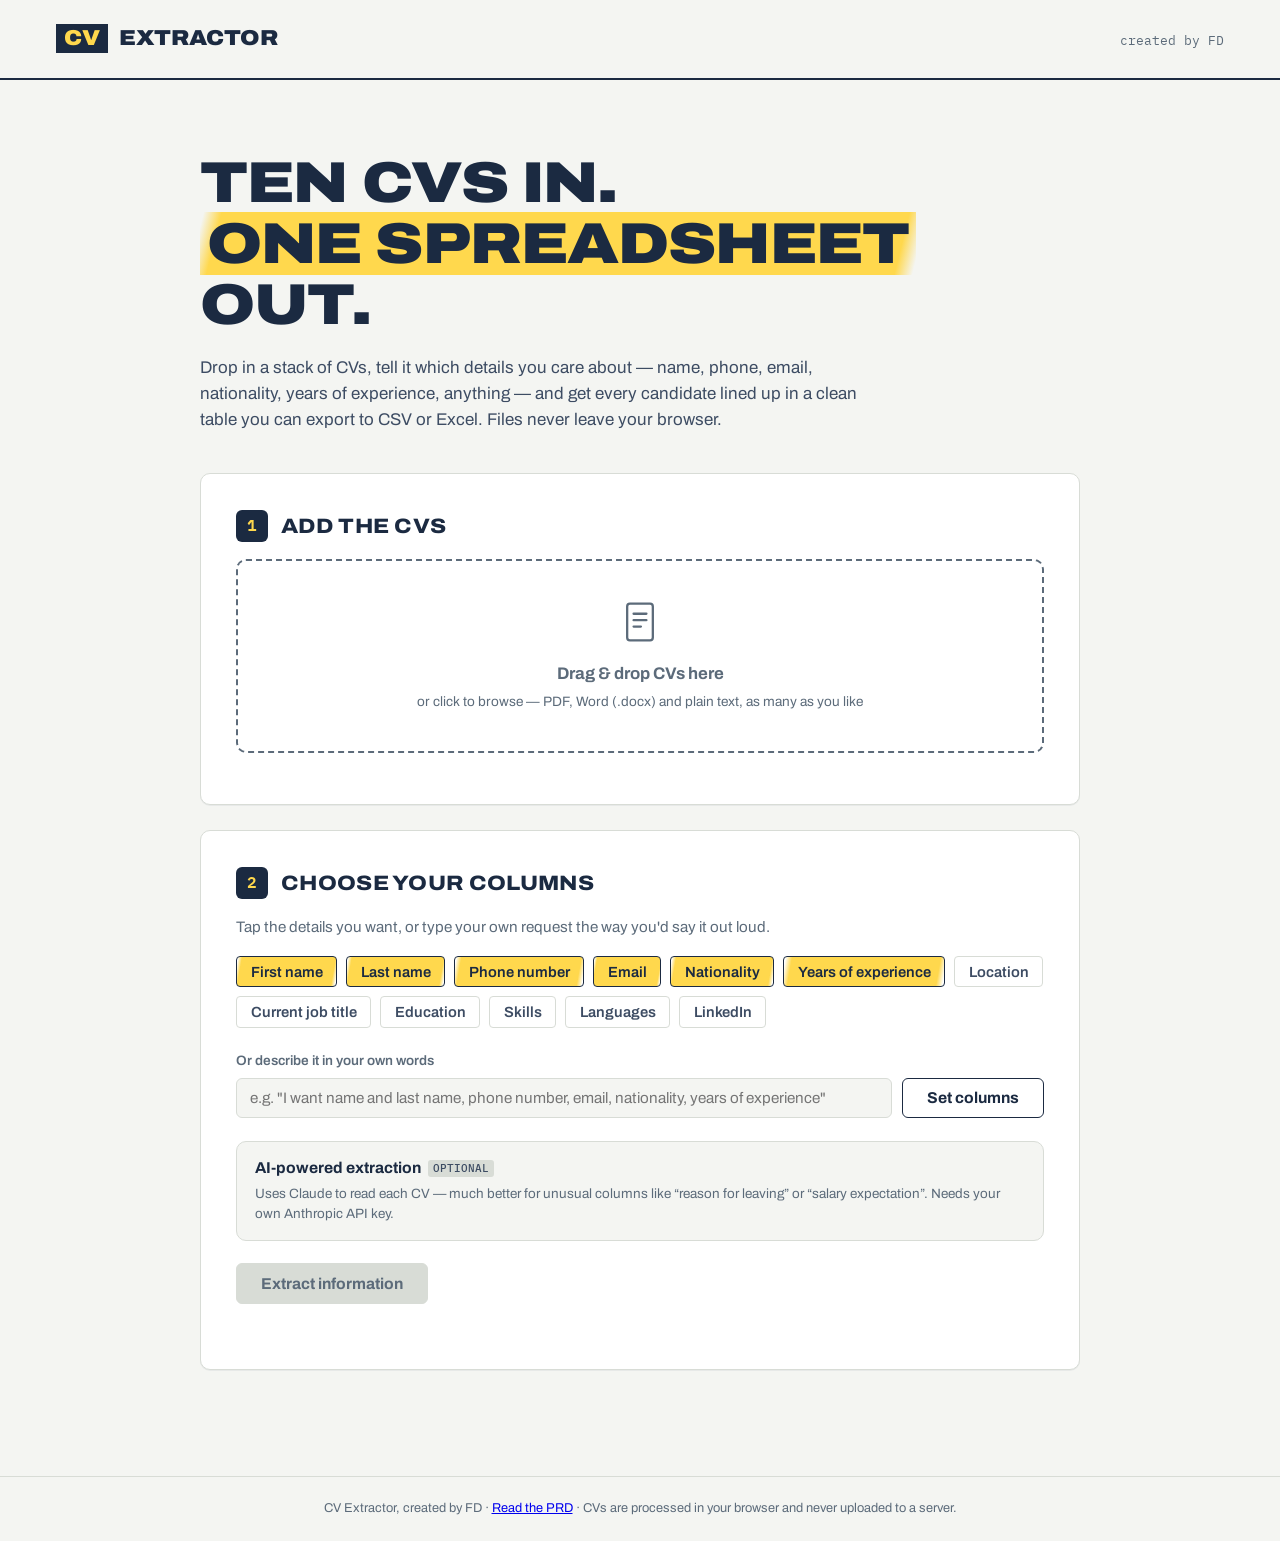
<file: index.html>
<!DOCTYPE html>
<html lang="en">
<head>
  <meta charset="UTF-8" />
  <meta name="viewport" content="width=device-width, initial-scale=1.0" />
  <title>CV Extractor — created by FD</title>
  <meta name="description" content="Drop in multiple CVs, choose the fields you need, and export a clean spreadsheet of every candidate." />
  <link rel="icon" href="data:image/svg+xml,<svg xmlns='http://www.w3.org/2000/svg' viewBox='0 0 100 100'><rect width='100' height='100' rx='18' fill='%231B2A41'/><rect x='18' y='40' width='64' height='22' fill='%23FFD84D'/><text x='50' y='58' font-size='20' font-family='monospace' font-weight='bold' text-anchor='middle' fill='%231B2A41'>CV</text></svg>" />
  <link rel="preconnect" href="https://fonts.googleapis.com" />
  <link rel="preconnect" href="https://fonts.gstatic.com" crossorigin />
  <link href="https://fonts.googleapis.com/css2?family=Archivo:wdth,wght@62..125,400..900&family=IBM+Plex+Mono:wght@400;500;600&display=swap" rel="stylesheet" />
  <link rel="stylesheet" href="style.css" />
</head>
<body>

  <header class="masthead">
    <div class="wordmark">
      <span class="wordmark-cv">CV</span>
      <span class="wordmark-rest">Extractor</span>
    </div>
    <p class="byline">created by FD</p>
  </header>

  <main>

    <!-- Intro -->
    <section class="intro">
      <h1>Ten CVs in.<br /><mark>One spreadsheet</mark> out.</h1>
      <p class="intro-sub">
        Drop in a stack of CVs, tell it which details you care about — name, phone, email,
        nationality, years of experience, anything — and get every candidate lined up in a
        clean table you can export to CSV or Excel. Files never leave your browser.
      </p>
    </section>

    <!-- Station 1: Upload -->
    <section class="station" id="station-upload">
      <div class="station-head">
        <span class="station-num">1</span>
        <h2>Add the CVs</h2>
      </div>
      <div class="dropzone" id="dropzone" tabindex="0" role="button" aria-label="Drop CV files here or click to browse">
        <svg class="dropzone-icon" viewBox="0 0 48 48" fill="none" aria-hidden="true">
          <rect x="10" y="4" width="28" height="40" rx="3" stroke="currentColor" stroke-width="2.5"/>
          <line x1="17" y1="15" x2="31" y2="15" stroke="currentColor" stroke-width="2.5" stroke-linecap="round"/>
          <line x1="17" y1="22" x2="31" y2="22" stroke="currentColor" stroke-width="2.5" stroke-linecap="round"/>
          <line x1="17" y1="29" x2="25" y2="29" stroke="currentColor" stroke-width="2.5" stroke-linecap="round"/>
        </svg>
        <p class="dropzone-title">Drag &amp; drop CVs here</p>
        <p class="dropzone-hint">or click to browse — PDF, Word (.docx) and plain text, as many as you like</p>
        <input type="file" id="file-input" multiple accept=".pdf,.docx,.doc,.txt,.rtf,.md" hidden />
      </div>
      <ul class="file-list" id="file-list" aria-live="polite"></ul>
    </section>

    <!-- Station 2: Fields -->
    <section class="station" id="station-fields">
      <div class="station-head">
        <span class="station-num">2</span>
        <h2>Choose your columns</h2>
      </div>
      <p class="station-note">Tap the details you want, or type your own request the way you'd say it out loud.</p>

      <div class="chip-row" id="chip-row">
        <button class="chip selected" data-field="First name">First name</button>
        <button class="chip selected" data-field="Last name">Last name</button>
        <button class="chip selected" data-field="Phone number">Phone number</button>
        <button class="chip selected" data-field="Email">Email</button>
        <button class="chip selected" data-field="Nationality">Nationality</button>
        <button class="chip selected" data-field="Years of experience">Years of experience</button>
        <button class="chip" data-field="Location">Location</button>
        <button class="chip" data-field="Current job title">Current job title</button>
        <button class="chip" data-field="Education">Education</button>
        <button class="chip" data-field="Skills">Skills</button>
        <button class="chip" data-field="Languages">Languages</button>
        <button class="chip" data-field="LinkedIn">LinkedIn</button>
      </div>

      <div class="freeform">
        <label for="freeform-input">Or describe it in your own words</label>
        <div class="freeform-row">
          <input type="text" id="freeform-input"
                 placeholder='e.g. "I want name and last name, phone number, email, nationality, years of experience"' />
          <button class="btn-secondary" id="freeform-apply">Set columns</button>
        </div>
      </div>

      <details class="ai-panel" id="ai-panel">
        <summary>
          <span class="ai-panel-title">AI-powered extraction <span class="tag">optional</span></span>
          <span class="ai-panel-sub">Uses Claude to read each CV — much better for unusual columns like “reason for leaving” or “salary expectation”. Needs your own Anthropic API key.</span>
        </summary>
        <div class="ai-panel-body">
          <label class="switch-row">
            <input type="checkbox" id="ai-toggle" />
            <span>Use AI extraction (Claude)</span>
          </label>
          <div class="key-row" id="key-row" hidden>
            <input type="password" id="api-key-input" placeholder="Paste your Anthropic API key (sk-ant-…)" autocomplete="off" />
            <p class="key-hint">Stored only in this browser (localStorage). Get a key at <a href="https://platform.claude.com" target="_blank" rel="noopener">platform.claude.com</a>. Without AI mode, the built-in parser handles the standard fields above.</p>
          </div>
        </div>
      </details>

      <button class="btn-primary" id="extract-btn" disabled>
        Extract information
      </button>
      <p class="status-line" id="status-line" aria-live="polite"></p>
    </section>

    <!-- Station 3: Results -->
    <section class="station" id="station-results" hidden>
      <div class="station-head">
        <span class="station-num">3</span>
        <h2>Your candidates</h2>
      </div>
      <div class="results-toolbar">
        <p class="results-count" id="results-count"></p>
        <div class="export-buttons">
          <button class="btn-secondary" id="export-csv">Export .csv</button>
          <button class="btn-primary" id="export-xlsx">Export .xlsx</button>
        </div>
      </div>
      <div class="table-scroll">
        <table id="results-table">
          <thead></thead>
          <tbody></tbody>
        </table>
      </div>
      <p class="table-hint">Click any cell to edit it before exporting. Empty cells mean the detail wasn’t found — the AI mode is usually better at tricky ones.</p>
    </section>

  </main>

  <footer class="site-footer">
    <p>CV Extractor, created by FD · <a href="prd.html">Read the PRD</a> · CVs are processed in your browser and never uploaded to a server<span id="ai-footnote" hidden> (except when AI mode sends text to the Claude API)</span>.</p>
  </footer>

  <script src="lib/pdf.min.js"></script>
  <script src="lib/mammoth.browser.min.js"></script>
  <script src="lib/xlsx.full.min.js"></script>
  <script src="app.js"></script>
</body>
</html>
</file>
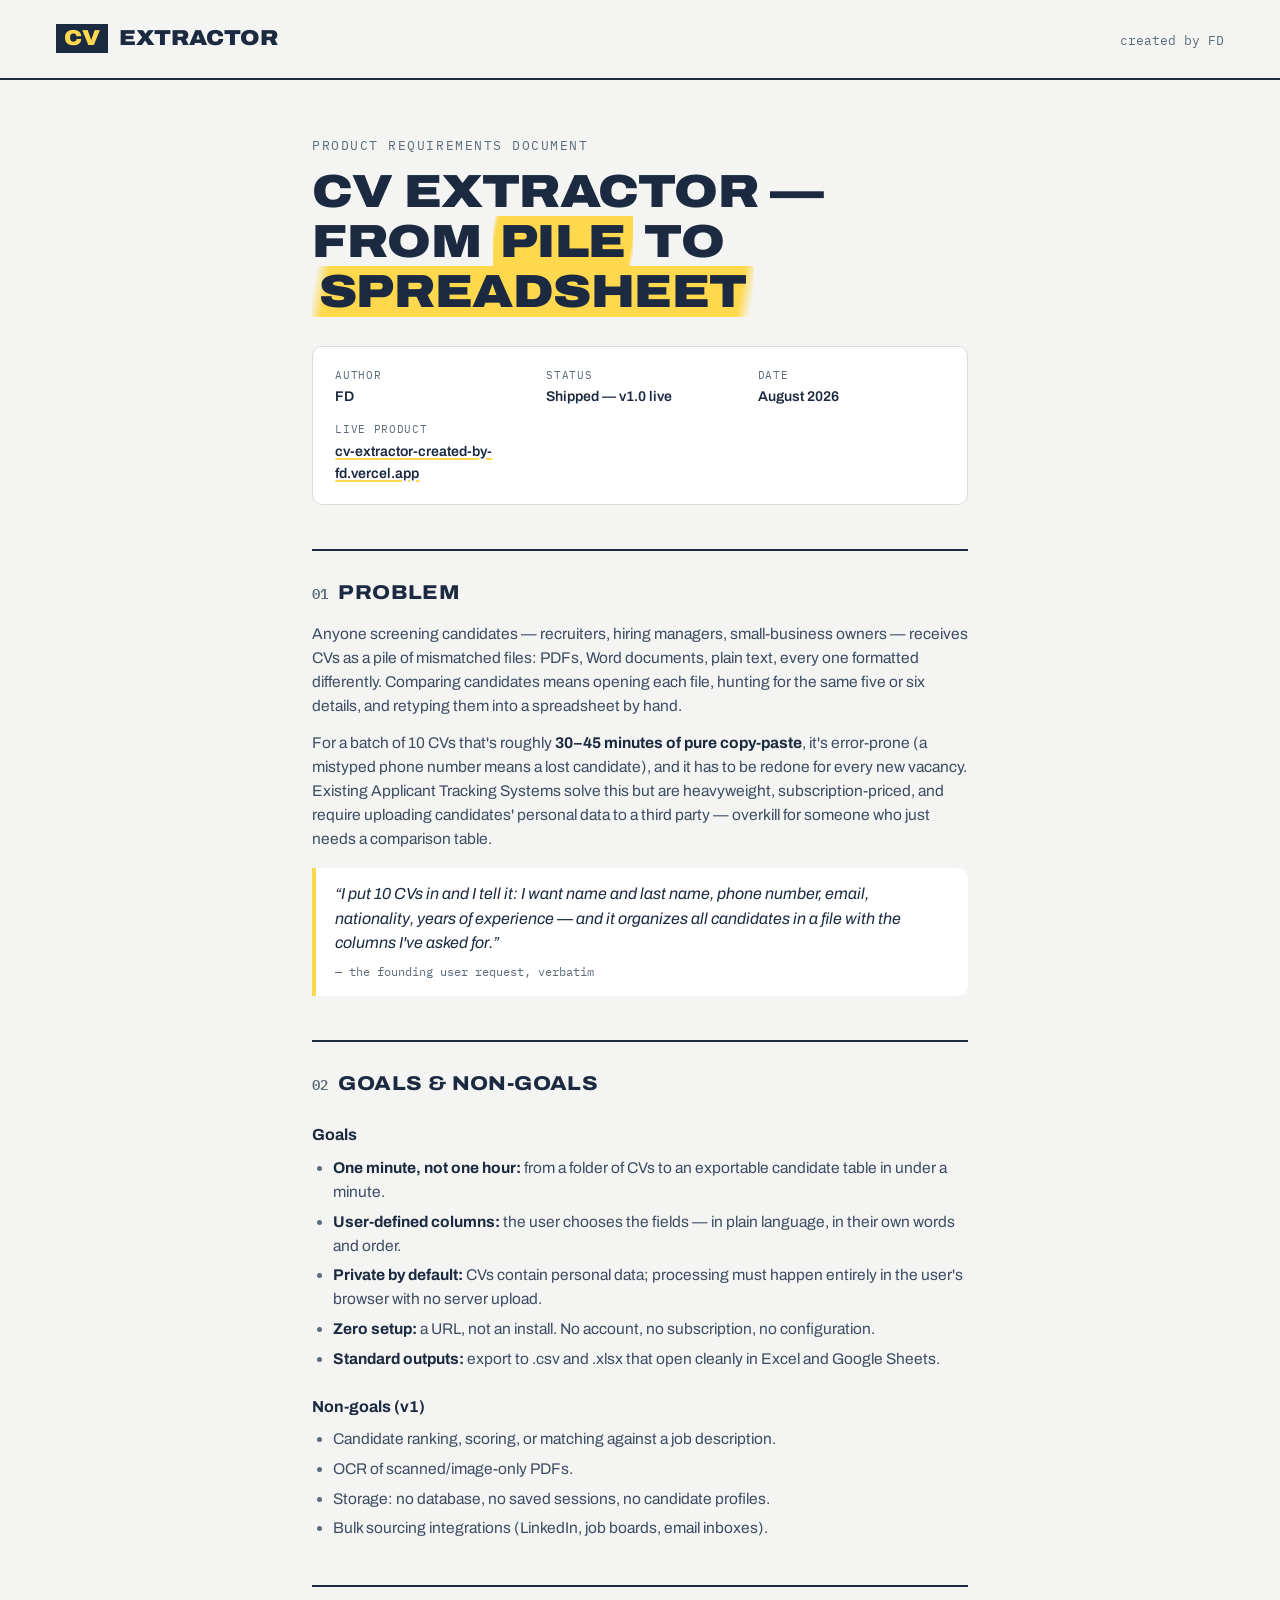
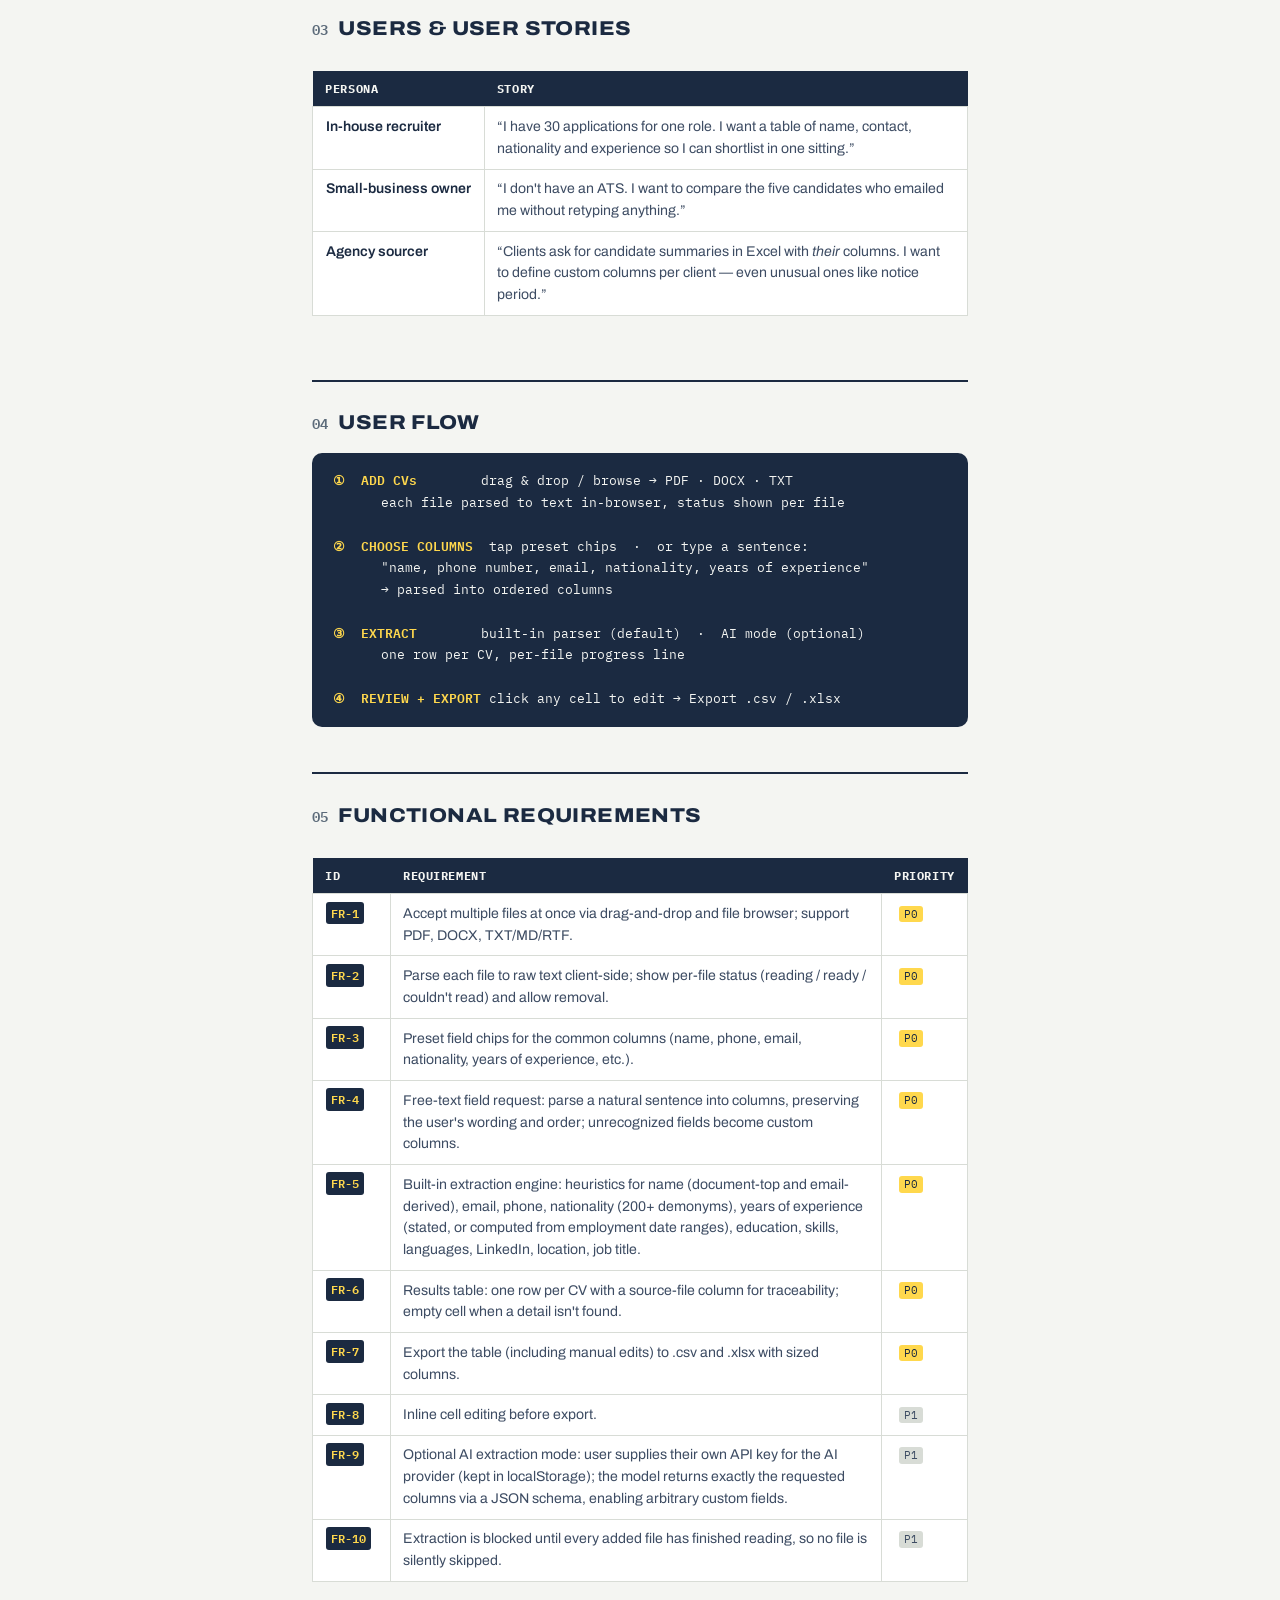
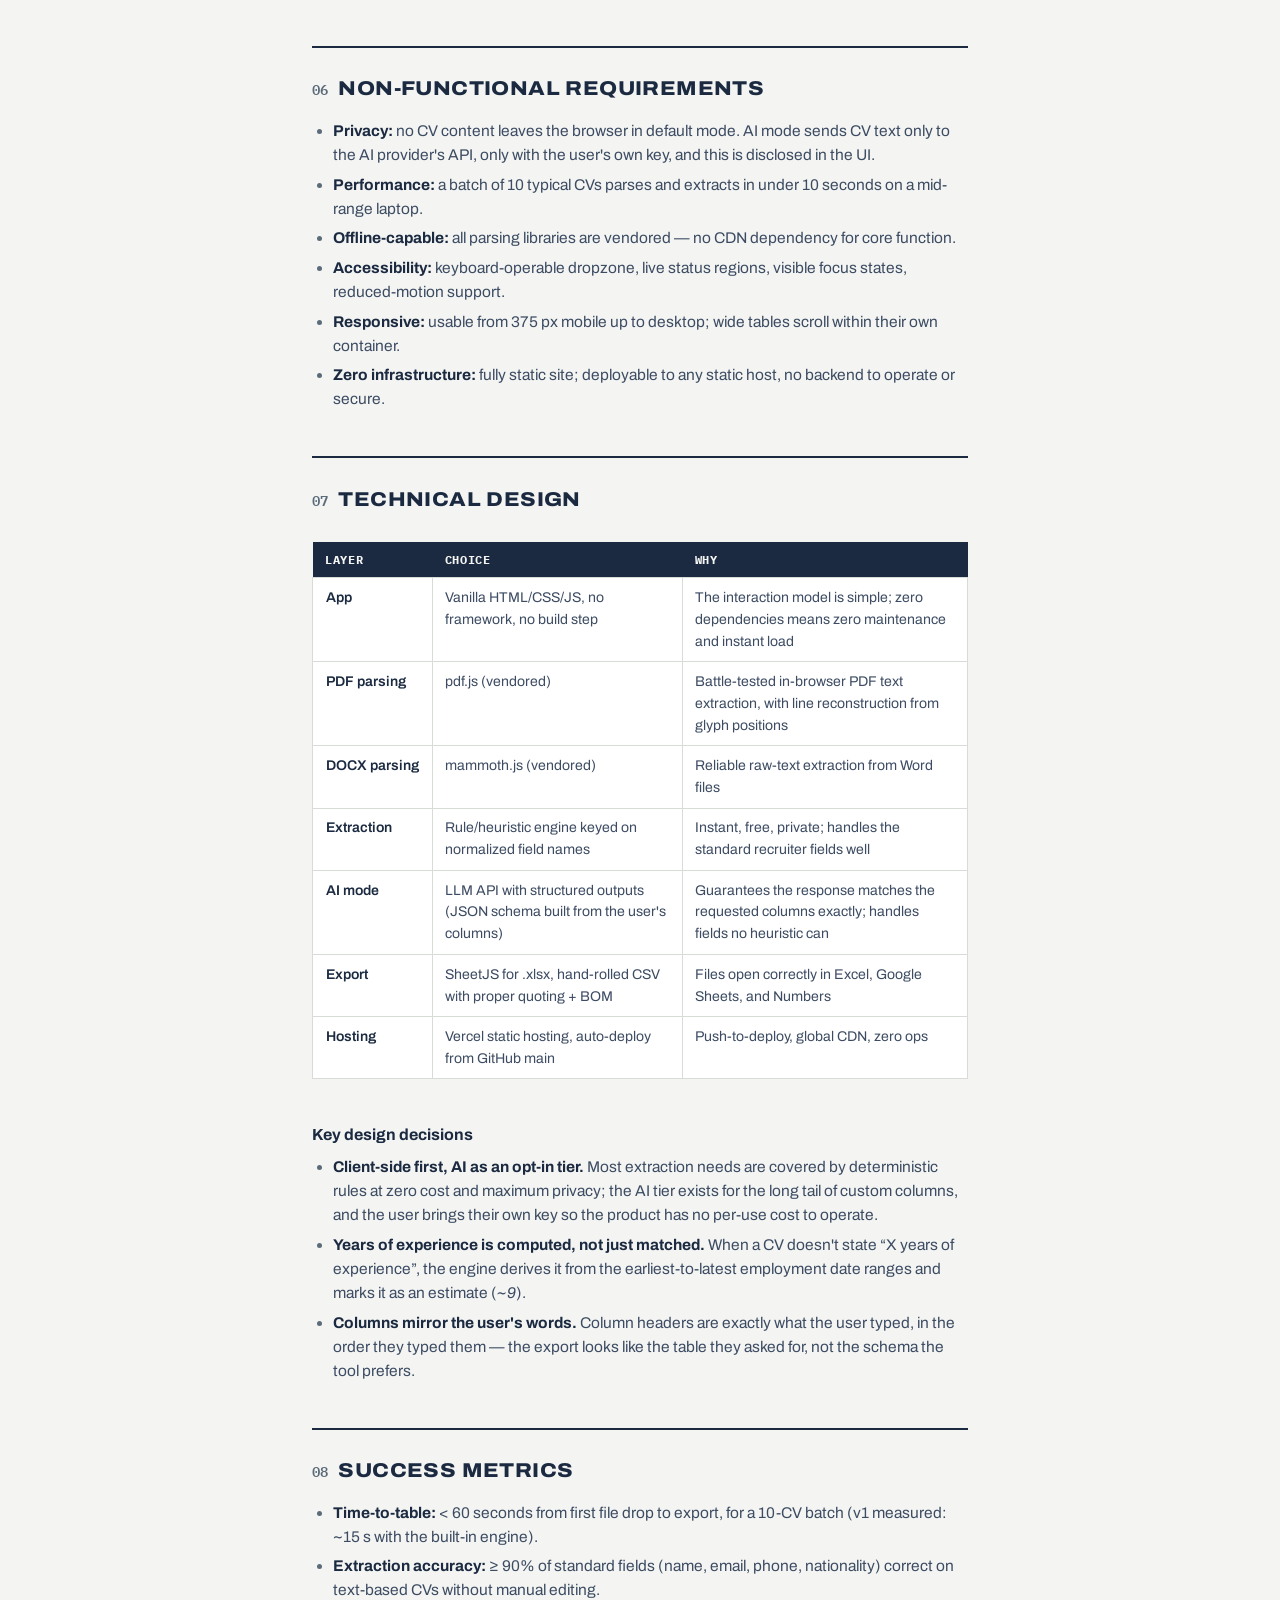
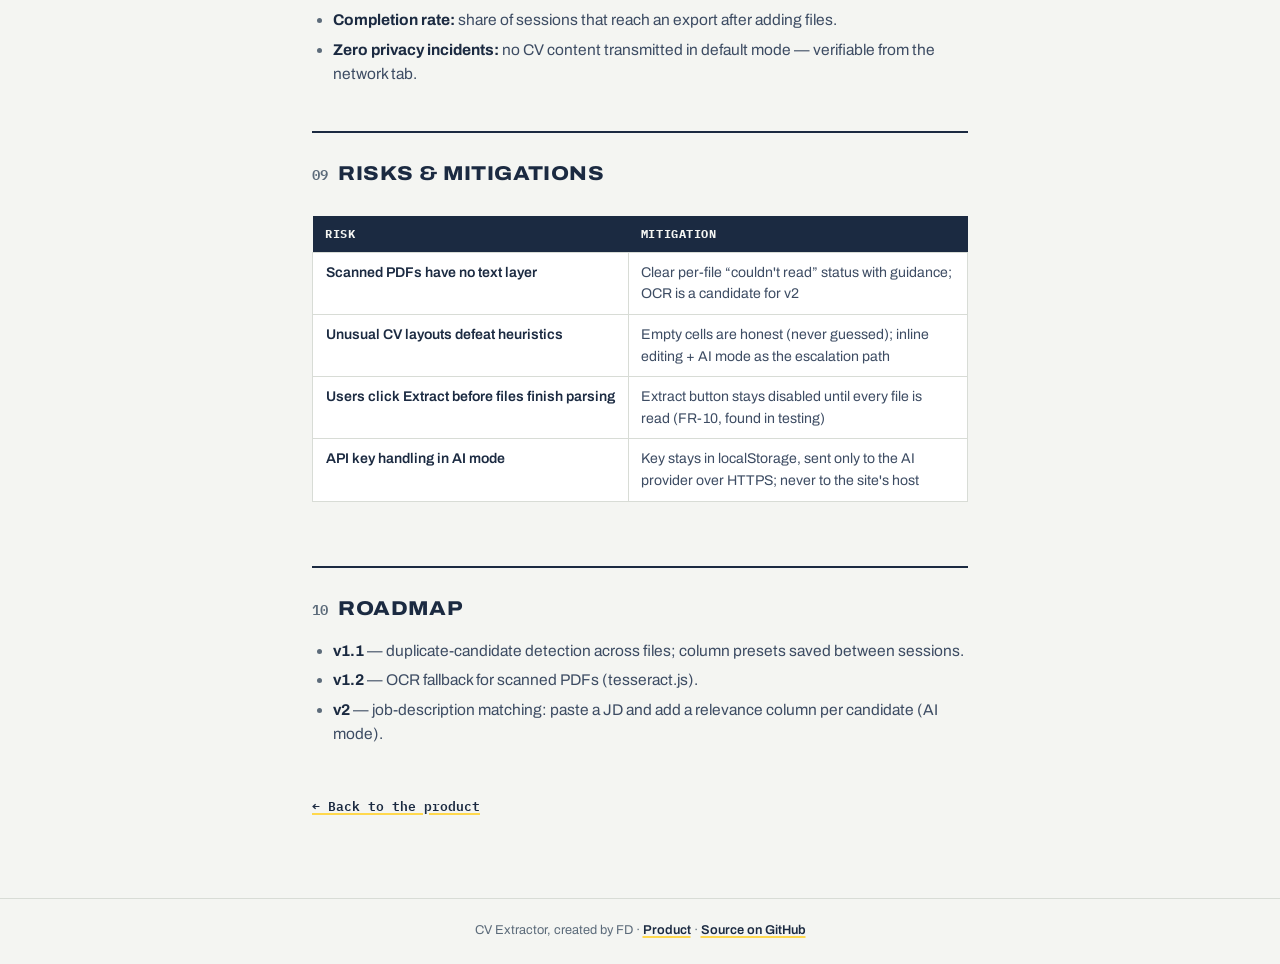
<file: prd.html>
<!DOCTYPE html>
<html lang="en">
<head>
  <meta charset="UTF-8" />
  <meta name="viewport" content="width=device-width, initial-scale=1.0" />
  <title>PRD — CV Extractor, created by FD</title>
  <meta name="description" content="Product Requirements Document for CV Extractor: problem, goals, requirements, architecture, and success metrics." />
  <link rel="icon" href="data:image/svg+xml,<svg xmlns='http://www.w3.org/2000/svg' viewBox='0 0 100 100'><rect width='100' height='100' rx='18' fill='%231B2A41'/><rect x='18' y='40' width='64' height='22' fill='%23FFD84D'/><text x='50' y='58' font-size='20' font-family='monospace' font-weight='bold' text-anchor='middle' fill='%231B2A41'>CV</text></svg>" />
  <link rel="preconnect" href="https://fonts.googleapis.com" />
  <link rel="preconnect" href="https://fonts.gstatic.com" crossorigin />
  <link href="https://fonts.googleapis.com/css2?family=Archivo:wdth,wght@62..125,400..900&family=IBM+Plex+Mono:wght@400;500;600&display=swap" rel="stylesheet" />
  <link rel="stylesheet" href="style.css" />
  <style>
    /* PRD document layout */
    .prd a, .site-footer a {
      color: var(--ink);
      font-weight: 600;
      text-decoration-thickness: 2px;
      text-decoration-color: var(--highlight);
      text-underline-offset: 2px;
    }
    .prd a:hover, .site-footer a:hover { background: var(--highlight-soft); }

    .prd {
      max-width: 46rem;
      margin: 0 auto;
      padding: clamp(2rem, 6vw, 3.5rem) clamp(1.2rem, 5vw, 2.5rem) 5rem;
    }

    .prd-meta {
      display: grid;
      grid-template-columns: repeat(auto-fit, minmax(10rem, 1fr));
      gap: 0.8rem 1.5rem;
      background: var(--card);
      border: 1.5px solid var(--line);
      border-radius: var(--radius);
      padding: 1.2rem 1.4rem;
      margin: 1.8rem 0 2.6rem;
      font-size: 0.88rem;
    }
    .prd-meta dt {
      font-family: var(--font-mono);
      font-size: 0.7rem;
      text-transform: uppercase;
      letter-spacing: 0.06em;
      color: var(--slate);
      margin-bottom: 0.15rem;
    }
    .prd-meta dd { font-weight: 600; }

    .prd h1 {
      font-weight: 900;
      font-stretch: 116%;
      font-size: clamp(1.9rem, 5vw, 2.9rem);
      line-height: 1.08;
      text-transform: uppercase;
      letter-spacing: -0.01em;
    }
    .prd .doc-kicker {
      font-family: var(--font-mono);
      font-size: 0.8rem;
      letter-spacing: 0.12em;
      text-transform: uppercase;
      color: var(--slate);
      margin-bottom: 0.7rem;
    }

    .prd h2 {
      font-weight: 800;
      font-stretch: 112%;
      font-size: 1.25rem;
      text-transform: uppercase;
      letter-spacing: 0.02em;
      margin: 2.8rem 0 0.9rem;
      padding-top: 1.6rem;
      border-top: 2px solid var(--ink);
      display: flex;
      align-items: baseline;
      gap: 0.6rem;
    }
    .prd h2 .sec-num {
      font-family: var(--font-mono);
      font-weight: 600;
      font-size: 0.85rem;
      color: var(--slate);
    }
    .prd h3 {
      font-weight: 700;
      font-size: 1rem;
      margin: 1.5rem 0 0.4rem;
    }

    .prd p, .prd li { color: var(--ink-soft); font-size: 0.97rem; }
    .prd p + p { margin-top: 0.8rem; }
    .prd ul, .prd ol { padding-left: 1.3rem; margin: 0.5rem 0 1rem; }
    .prd li { margin-bottom: 0.35rem; }
    .prd li::marker { color: var(--slate); }
    .prd strong { color: var(--ink); }

    .prd mark {
      background: linear-gradient(100deg, transparent 1%, var(--highlight) 4%, var(--highlight) 96%, transparent 99%);
      color: inherit;
      padding: 0 0.15em;
    }

    .prd table {
      border-collapse: collapse;
      width: 100%;
      font-size: 0.88rem;
      margin: 0.8rem 0 1.2rem;
    }
    .prd th {
      font-family: var(--font-mono);
      font-size: 0.72rem;
      text-transform: uppercase;
      letter-spacing: 0.05em;
      text-align: left;
      background: var(--ink);
      color: var(--paper);
      padding: 0.55rem 0.8rem;
    }
    .prd td {
      padding: 0.55rem 0.8rem;
      border: 1px solid var(--line);
      vertical-align: top;
      background: var(--card);
      color: var(--ink-soft);
    }
    .prd td:first-child { font-weight: 600; color: var(--ink); white-space: nowrap; }
    .prd .table-wrap { overflow-x: auto; }

    .req-id {
      font-family: var(--font-mono);
      font-size: 0.72rem;
      font-weight: 600;
      background: var(--ink);
      color: var(--highlight);
      border-radius: 3px;
      padding: 0.12em 0.45em;
      margin-right: 0.5em;
      white-space: nowrap;
    }
    .prio {
      font-family: var(--font-mono);
      font-size: 0.68rem;
      text-transform: uppercase;
      border-radius: 3px;
      padding: 0.12em 0.45em;
      margin-left: 0.45em;
      white-space: nowrap;
    }
    .prio.p0 { background: var(--highlight); color: var(--ink); }
    .prio.p1 { background: var(--line); color: var(--ink-soft); }
    .prio.p2 { background: transparent; border: 1px solid var(--line); color: var(--slate); }

    .quote-card {
      border-left: 4px solid var(--highlight);
      background: var(--card);
      border-radius: 0 var(--radius) var(--radius) 0;
      padding: 0.9rem 1.2rem;
      margin: 1rem 0;
      font-style: italic;
    }
    .quote-card cite {
      display: block;
      font-style: normal;
      font-family: var(--font-mono);
      font-size: 0.75rem;
      color: var(--slate);
      margin-top: 0.4rem;
    }

    .flow {
      font-family: var(--font-mono);
      font-size: 0.8rem;
      background: var(--ink);
      color: var(--paper);
      border-radius: var(--radius);
      padding: 1.1rem 1.3rem;
      overflow-x: auto;
      white-space: pre;
      line-height: 1.7;
      margin: 0.8rem 0 1.2rem;
    }
    .flow b { color: var(--highlight); font-weight: 600; }

    .back-link {
      font-family: var(--font-mono);
      font-size: 0.82rem;
      color: var(--ink);
    }

    @media print {
      .masthead, .site-footer, .back-link { display: none; }
      .prd { padding: 0; max-width: none; }
      .prd h2 { break-after: avoid; }
      .prd table, .quote-card, .flow { break-inside: avoid; }
      body { background: #fff; }
    }
  </style>
</head>
<body>

  <header class="masthead">
    <div class="wordmark">
      <span class="wordmark-cv">CV</span>
      <span class="wordmark-rest">Extractor</span>
    </div>
    <p class="byline">created by FD</p>
  </header>

  <main class="prd">

    <p class="doc-kicker">Product Requirements Document</p>
    <h1>CV Extractor —<br />from <mark>pile</mark> to <mark>spreadsheet</mark></h1>

    <dl class="prd-meta">
      <div><dt>Author</dt><dd>FD</dd></div>
      <div><dt>Status</dt><dd>Shipped — v1.0 live</dd></div>
      <div><dt>Date</dt><dd>August 2026</dd></div>
      <div><dt>Live product</dt><dd><a href="index.html">cv-extractor-created-by-fd.vercel.app</a></dd></div>
    </dl>

    <h2><span class="sec-num">01</span> Problem</h2>
    <p>
      Anyone screening candidates — recruiters, hiring managers, small-business owners —
      receives CVs as a pile of mismatched files: PDFs, Word documents, plain text, every one
      formatted differently. Comparing candidates means opening each file, hunting for the same
      five or six details, and retyping them into a spreadsheet by hand.
    </p>
    <p>
      For a batch of 10 CVs that's roughly <strong>30–45 minutes of pure copy-paste</strong>,
      it's error-prone (a mistyped phone number means a lost candidate), and it has to be redone
      for every new vacancy. Existing Applicant Tracking Systems solve this but are heavyweight,
      subscription-priced, and require uploading candidates' personal data to a third party —
      overkill for someone who just needs a comparison table.
    </p>
    <div class="quote-card">
      “I put 10 CVs in and I tell it: I want name and last name, phone number, email,
      nationality, years of experience — and it organizes all candidates in a file with the
      columns I've asked for.”
      <cite>— the founding user request, verbatim</cite>
    </div>

    <h2><span class="sec-num">02</span> Goals &amp; non-goals</h2>
    <h3>Goals</h3>
    <ul>
      <li><strong>One minute, not one hour:</strong> from a folder of CVs to an exportable candidate table in under a minute.</li>
      <li><strong>User-defined columns:</strong> the user chooses the fields — in plain language, in their own words and order.</li>
      <li><strong>Private by default:</strong> CVs contain personal data; processing must happen entirely in the user's browser with no server upload.</li>
      <li><strong>Zero setup:</strong> a URL, not an install. No account, no subscription, no configuration.</li>
      <li><strong>Standard outputs:</strong> export to .csv and .xlsx that open cleanly in Excel and Google Sheets.</li>
    </ul>
    <h3>Non-goals (v1)</h3>
    <ul>
      <li>Candidate ranking, scoring, or matching against a job description.</li>
      <li>OCR of scanned/image-only PDFs.</li>
      <li>Storage: no database, no saved sessions, no candidate profiles.</li>
      <li>Bulk sourcing integrations (LinkedIn, job boards, email inboxes).</li>
    </ul>

    <h2><span class="sec-num">03</span> Users &amp; user stories</h2>
    <div class="table-wrap">
    <table>
      <thead><tr><th>Persona</th><th>Story</th></tr></thead>
      <tbody>
        <tr>
          <td>In-house recruiter</td>
          <td>“I have 30 applications for one role. I want a table of name, contact, nationality and experience so I can shortlist in one sitting.”</td>
        </tr>
        <tr>
          <td>Small-business owner</td>
          <td>“I don't have an ATS. I want to compare the five candidates who emailed me without retyping anything.”</td>
        </tr>
        <tr>
          <td>Agency sourcer</td>
          <td>“Clients ask for candidate summaries in Excel with <em>their</em> columns. I want to define custom columns per client — even unusual ones like notice period.”</td>
        </tr>
      </tbody>
    </table>
    </div>

    <h2><span class="sec-num">04</span> User flow</h2>
    <div class="flow"><b>①  ADD CVs</b>        drag &amp; drop / browse → PDF · DOCX · TXT
      each file parsed to text in-browser, status shown per file

<b>②  CHOOSE COLUMNS</b>  tap preset chips  ·  or type a sentence:
      "name, phone number, email, nationality, years of experience"
      → parsed into ordered columns

<b>③  EXTRACT</b>        built-in parser (default)  ·  AI mode (optional)
      one row per CV, per-file progress line

<b>④  REVIEW + EXPORT</b> click any cell to edit → Export .csv / .xlsx</div>

    <h2><span class="sec-num">05</span> Functional requirements</h2>
    <div class="table-wrap">
    <table>
      <thead><tr><th>ID</th><th>Requirement</th><th>Priority</th></tr></thead>
      <tbody>
        <tr><td><span class="req-id">FR-1</span></td><td>Accept multiple files at once via drag-and-drop and file browser; support PDF, DOCX, TXT/MD/RTF.</td><td><span class="prio p0">P0</span></td></tr>
        <tr><td><span class="req-id">FR-2</span></td><td>Parse each file to raw text client-side; show per-file status (reading / ready / couldn't read) and allow removal.</td><td><span class="prio p0">P0</span></td></tr>
        <tr><td><span class="req-id">FR-3</span></td><td>Preset field chips for the common columns (name, phone, email, nationality, years of experience, etc.).</td><td><span class="prio p0">P0</span></td></tr>
        <tr><td><span class="req-id">FR-4</span></td><td>Free-text field request: parse a natural sentence into columns, preserving the user's wording and order; unrecognized fields become custom columns.</td><td><span class="prio p0">P0</span></td></tr>
        <tr><td><span class="req-id">FR-5</span></td><td>Built-in extraction engine: heuristics for name (document-top and email-derived), email, phone, nationality (200+ demonyms), years of experience (stated, or computed from employment date ranges), education, skills, languages, LinkedIn, location, job title.</td><td><span class="prio p0">P0</span></td></tr>
        <tr><td><span class="req-id">FR-6</span></td><td>Results table: one row per CV with a source-file column for traceability; empty cell when a detail isn't found.</td><td><span class="prio p0">P0</span></td></tr>
        <tr><td><span class="req-id">FR-7</span></td><td>Export the table (including manual edits) to .csv and .xlsx with sized columns.</td><td><span class="prio p0">P0</span></td></tr>
        <tr><td><span class="req-id">FR-8</span></td><td>Inline cell editing before export.</td><td><span class="prio p1">P1</span></td></tr>
        <tr><td><span class="req-id">FR-9</span></td><td>Optional AI extraction mode: user supplies their own API key for the AI provider (kept in localStorage); the model returns exactly the requested columns via a JSON schema, enabling arbitrary custom fields.</td><td><span class="prio p1">P1</span></td></tr>
        <tr><td><span class="req-id">FR-10</span></td><td>Extraction is blocked until every added file has finished reading, so no file is silently skipped.</td><td><span class="prio p1">P1</span></td></tr>
      </tbody>
    </table>
    </div>

    <h2><span class="sec-num">06</span> Non-functional requirements</h2>
    <ul>
      <li><strong>Privacy:</strong> no CV content leaves the browser in default mode. AI mode sends CV text only to the AI provider's API, only with the user's own key, and this is disclosed in the UI.</li>
      <li><strong>Performance:</strong> a batch of 10 typical CVs parses and extracts in under 10 seconds on a mid-range laptop.</li>
      <li><strong>Offline-capable:</strong> all parsing libraries are vendored — no CDN dependency for core function.</li>
      <li><strong>Accessibility:</strong> keyboard-operable dropzone, live status regions, visible focus states, reduced-motion support.</li>
      <li><strong>Responsive:</strong> usable from 375&nbsp;px mobile up to desktop; wide tables scroll within their own container.</li>
      <li><strong>Zero infrastructure:</strong> fully static site; deployable to any static host, no backend to operate or secure.</li>
    </ul>

    <h2><span class="sec-num">07</span> Technical design</h2>
    <div class="table-wrap">
    <table>
      <thead><tr><th>Layer</th><th>Choice</th><th>Why</th></tr></thead>
      <tbody>
        <tr><td>App</td><td>Vanilla HTML/CSS/JS, no framework, no build step</td><td>The interaction model is simple; zero dependencies means zero maintenance and instant load</td></tr>
        <tr><td>PDF parsing</td><td>pdf.js (vendored)</td><td>Battle-tested in-browser PDF text extraction, with line reconstruction from glyph positions</td></tr>
        <tr><td>DOCX parsing</td><td>mammoth.js (vendored)</td><td>Reliable raw-text extraction from Word files</td></tr>
        <tr><td>Extraction</td><td>Rule/heuristic engine keyed on normalized field names</td><td>Instant, free, private; handles the standard recruiter fields well</td></tr>
        <tr><td>AI mode</td><td>LLM API with structured outputs (JSON schema built from the user's columns)</td><td>Guarantees the response matches the requested columns exactly; handles fields no heuristic can</td></tr>
        <tr><td>Export</td><td>SheetJS for .xlsx, hand-rolled CSV with proper quoting + BOM</td><td>Files open correctly in Excel, Google Sheets, and Numbers</td></tr>
        <tr><td>Hosting</td><td>Vercel static hosting, auto-deploy from GitHub main</td><td>Push-to-deploy, global CDN, zero ops</td></tr>
      </tbody>
    </table>
    </div>
    <h3>Key design decisions</h3>
    <ul>
      <li><strong>Client-side first, AI as an opt-in tier.</strong> Most extraction needs are covered by deterministic rules at zero cost and maximum privacy; the AI tier exists for the long tail of custom columns, and the user brings their own key so the product has no per-use cost to operate.</li>
      <li><strong>Years of experience is computed, not just matched.</strong> When a CV doesn't state “X years of experience”, the engine derives it from the earliest-to-latest employment date ranges and marks it as an estimate (<em>~9</em>).</li>
      <li><strong>Columns mirror the user's words.</strong> Column headers are exactly what the user typed, in the order they typed them — the export looks like the table they asked for, not the schema the tool prefers.</li>
    </ul>

    <h2><span class="sec-num">08</span> Success metrics</h2>
    <ul>
      <li><strong>Time-to-table:</strong> &lt; 60 seconds from first file drop to export, for a 10-CV batch (v1 measured: ~15 s with the built-in engine).</li>
      <li><strong>Extraction accuracy:</strong> ≥ 90% of standard fields (name, email, phone, nationality) correct on text-based CVs without manual editing.</li>
      <li><strong>Completion rate:</strong> share of sessions that reach an export after adding files.</li>
      <li><strong>Zero privacy incidents:</strong> no CV content transmitted in default mode — verifiable from the network tab.</li>
    </ul>

    <h2><span class="sec-num">09</span> Risks &amp; mitigations</h2>
    <div class="table-wrap">
    <table>
      <thead><tr><th>Risk</th><th>Mitigation</th></tr></thead>
      <tbody>
        <tr><td>Scanned PDFs have no text layer</td><td>Clear per-file “couldn't read” status with guidance; OCR is a candidate for v2</td></tr>
        <tr><td>Unusual CV layouts defeat heuristics</td><td>Empty cells are honest (never guessed); inline editing + AI mode as the escalation path</td></tr>
        <tr><td>Users click Extract before files finish parsing</td><td>Extract button stays disabled until every file is read (FR-10, found in testing)</td></tr>
        <tr><td>API key handling in AI mode</td><td>Key stays in localStorage, sent only to the AI provider over HTTPS; never to the site's host</td></tr>
      </tbody>
    </table>
    </div>

    <h2><span class="sec-num">10</span> Roadmap</h2>
    <ul>
      <li><strong>v1.1</strong> — duplicate-candidate detection across files; column presets saved between sessions.</li>
      <li><strong>v1.2</strong> — OCR fallback for scanned PDFs (tesseract.js).</li>
      <li><strong>v2</strong> — job-description matching: paste a JD and add a relevance column per candidate (AI mode).</li>
    </ul>

    <p style="margin-top:3rem"><a class="back-link" href="index.html">← Back to the product</a></p>

  </main>

  <footer class="site-footer">
    <p>CV Extractor, created by FD · <a href="index.html">Product</a> · <a href="https://github.com/FarahAldossary07/CV-Extractor-created-by-FD">Source on GitHub</a></p>
  </footer>

</body>
</html>
</file>
<file: style.css>
/* CV Extractor — created by FD
   Palette: ink navy on cool paper, highlighter-yellow accent */

:root {
  --ink: #1b2a41;
  --ink-soft: #3d4c63;
  --slate: #5c6b7a;
  --paper: #f4f5f2;
  --card: #ffffff;
  --line: #d8dcd6;
  --highlight: #ffd84d;
  --highlight-soft: #fff3c4;
  --danger: #b3403a;
  --ok: #2e7d5b;
  --radius: 10px;
  --font-body: "Archivo", system-ui, -apple-system, sans-serif;
  --font-mono: "IBM Plex Mono", ui-monospace, "SF Mono", Menlo, monospace;
}

* { box-sizing: border-box; margin: 0; padding: 0; }

html { scroll-behavior: smooth; }

body {
  font-family: var(--font-body);
  background: var(--paper);
  color: var(--ink);
  line-height: 1.55;
  min-height: 100vh;
}

::selection { background: var(--highlight); color: var(--ink); }

/* ---------- Masthead ---------- */

.masthead {
  display: flex;
  align-items: baseline;
  justify-content: space-between;
  padding: 1.4rem clamp(1.2rem, 5vw, 3.5rem);
  border-bottom: 2px solid var(--ink);
}

.wordmark {
  font-weight: 900;
  font-stretch: 110%;
  font-size: 1.35rem;
  letter-spacing: 0.01em;
  text-transform: uppercase;
}

.wordmark-cv {
  background: var(--ink);
  color: var(--highlight);
  padding: 0.1em 0.35em;
  margin-right: 0.3em;
}

.byline {
  font-family: var(--font-mono);
  font-size: 0.8rem;
  color: var(--slate);
}

/* ---------- Layout ---------- */

main {
  max-width: 60rem;
  margin: 0 auto;
  padding: 0 clamp(1.2rem, 5vw, 2.5rem) 5rem;
}

/* ---------- Intro ---------- */

.intro {
  padding: clamp(2.5rem, 7vw, 4.5rem) 0 2.5rem;
}

.intro h1 {
  font-weight: 900;
  font-stretch: 118%;
  font-size: clamp(2.1rem, 6vw, 3.6rem);
  line-height: 1.06;
  letter-spacing: -0.015em;
  text-transform: uppercase;
}

.intro h1 mark {
  background: linear-gradient(104deg, transparent 0.5%, var(--highlight) 3%, var(--highlight) 97%, transparent 99.5%);
  color: inherit;
  padding: 0 0.12em;
}

.intro-sub {
  margin-top: 1.2rem;
  max-width: 42rem;
  font-size: 1.06rem;
  color: var(--ink-soft);
}

/* ---------- Stations ---------- */

.station {
  background: var(--card);
  border: 1.5px solid var(--line);
  border-radius: var(--radius);
  padding: clamp(1.4rem, 4vw, 2.2rem);
  margin-bottom: 1.6rem;
  box-shadow: 0 1px 0 rgba(27, 42, 65, 0.06);
}

.station-head {
  display: flex;
  align-items: center;
  gap: 0.8rem;
  margin-bottom: 1.1rem;
}

.station-num {
  font-family: var(--font-mono);
  font-weight: 600;
  font-size: 1rem;
  width: 2rem;
  height: 2rem;
  display: grid;
  place-items: center;
  background: var(--ink);
  color: var(--highlight);
  border-radius: 6px;
  flex-shrink: 0;
}

.station-head h2 {
  font-weight: 800;
  font-stretch: 112%;
  font-size: 1.3rem;
  text-transform: uppercase;
  letter-spacing: 0.015em;
}

.station-note {
  color: var(--slate);
  font-size: 0.95rem;
  margin-bottom: 1rem;
}

/* ---------- Dropzone ---------- */

.dropzone {
  border: 2px dashed var(--slate);
  border-radius: var(--radius);
  padding: 2.4rem 1.5rem;
  text-align: center;
  cursor: pointer;
  color: var(--slate);
  transition: border-color 0.15s ease, background-color 0.15s ease, color 0.15s ease;
}

.dropzone:hover,
.dropzone:focus-visible,
.dropzone.dragover {
  border-color: var(--ink);
  background: var(--highlight-soft);
  color: var(--ink);
  outline: none;
}

.dropzone-icon { width: 44px; height: 44px; margin-bottom: 0.6rem; }

.dropzone-title { font-weight: 700; font-size: 1.05rem; }

.dropzone-hint { font-size: 0.85rem; margin-top: 0.25rem; }

.file-list {
  list-style: none;
  margin-top: 1rem;
  display: grid;
  gap: 0.4rem;
}

.file-list li {
  display: flex;
  align-items: center;
  gap: 0.6rem;
  font-family: var(--font-mono);
  font-size: 0.85rem;
  background: var(--paper);
  border: 1px solid var(--line);
  border-radius: 6px;
  padding: 0.45rem 0.7rem;
}

.file-list .file-status { margin-left: auto; font-size: 0.75rem; color: var(--slate); white-space: nowrap; }
.file-list .file-status.ok { color: var(--ok); }
.file-list .file-status.err { color: var(--danger); }

.file-list .file-remove {
  border: none;
  background: none;
  color: var(--slate);
  font-size: 1rem;
  cursor: pointer;
  line-height: 1;
  padding: 0.1rem 0.3rem;
}
.file-list .file-remove:hover { color: var(--danger); }

/* ---------- Chips (highlighter swipes) ---------- */

.chip-row {
  display: flex;
  flex-wrap: wrap;
  gap: 0.55rem;
  margin-bottom: 1.4rem;
}

.chip {
  font-family: var(--font-body);
  font-size: 0.92rem;
  font-weight: 600;
  color: var(--ink-soft);
  background: var(--card);
  border: 1.5px solid var(--line);
  border-radius: 4px;
  padding: 0.42rem 0.85rem;
  cursor: pointer;
  transition: transform 0.1s ease;
}

.chip:hover { border-color: var(--slate); }

.chip.selected {
  color: var(--ink);
  border-color: var(--ink);
  background: linear-gradient(100deg, transparent 1%, var(--highlight) 5%, var(--highlight) 95%, transparent 99%);
}

.chip:active { transform: scale(0.96); }

/* ---------- Freeform ---------- */

.freeform label {
  display: block;
  font-size: 0.85rem;
  font-weight: 600;
  color: var(--slate);
  margin-bottom: 0.4rem;
}

.freeform-row { display: flex; gap: 0.6rem; flex-wrap: wrap; }

.freeform-row input {
  flex: 1 1 18rem;
  font-family: var(--font-body);
  font-size: 0.95rem;
  padding: 0.6rem 0.8rem;
  border: 1.5px solid var(--line);
  border-radius: 6px;
  background: var(--paper);
  color: var(--ink);
}

.freeform-row input:focus {
  outline: 2px solid var(--highlight);
  outline-offset: 1px;
  border-color: var(--ink);
}

/* ---------- AI panel ---------- */

.ai-panel {
  margin: 1.4rem 0;
  border: 1.5px solid var(--line);
  border-radius: var(--radius);
  background: var(--paper);
}

.ai-panel summary {
  list-style: none;
  cursor: pointer;
  padding: 0.9rem 1.1rem;
}
.ai-panel summary::-webkit-details-marker { display: none; }

.ai-panel-title { display: block; font-weight: 700; font-size: 0.98rem; }

.ai-panel-title .tag {
  font-family: var(--font-mono);
  font-size: 0.68rem;
  font-weight: 500;
  text-transform: uppercase;
  background: var(--line);
  color: var(--ink-soft);
  border-radius: 3px;
  padding: 0.1em 0.45em;
  margin-left: 0.4em;
  vertical-align: middle;
}

.ai-panel-sub { display: block; font-size: 0.84rem; color: var(--slate); margin-top: 0.2rem; }

.ai-panel-body { padding: 0 1.1rem 1.1rem; }

.switch-row {
  display: flex;
  align-items: center;
  gap: 0.55rem;
  font-weight: 600;
  font-size: 0.95rem;
  cursor: pointer;
}

.switch-row input { width: 1.05rem; height: 1.05rem; accent-color: var(--ink); }

.key-row { margin-top: 0.8rem; }

.key-row input {
  width: 100%;
  font-family: var(--font-mono);
  font-size: 0.88rem;
  padding: 0.6rem 0.8rem;
  border: 1.5px solid var(--line);
  border-radius: 6px;
  background: var(--card);
  color: var(--ink);
}

.key-row input:focus { outline: 2px solid var(--highlight); outline-offset: 1px; }

.key-hint { font-size: 0.78rem; color: var(--slate); margin-top: 0.45rem; }
.key-hint a { color: var(--ink); }

/* ---------- Buttons ---------- */

.btn-primary,
.btn-secondary {
  font-family: var(--font-body);
  font-weight: 700;
  font-size: 0.98rem;
  border-radius: 6px;
  padding: 0.68rem 1.5rem;
  cursor: pointer;
  transition: transform 0.1s ease, box-shadow 0.15s ease;
}

.btn-primary {
  background: var(--ink);
  color: var(--highlight);
  border: 1.5px solid var(--ink);
}

.btn-primary:hover:not(:disabled) { box-shadow: 3px 3px 0 var(--highlight); transform: translate(-1px, -1px); }
.btn-primary:active:not(:disabled) { transform: translate(0, 0); box-shadow: none; }

.btn-primary:disabled {
  background: var(--line);
  border-color: var(--line);
  color: var(--slate);
  cursor: not-allowed;
}

.btn-secondary {
  background: var(--card);
  color: var(--ink);
  border: 1.5px solid var(--ink);
}

.btn-secondary:hover { background: var(--highlight-soft); }

/* ---------- Status ---------- */

.status-line {
  margin-top: 0.8rem;
  font-family: var(--font-mono);
  font-size: 0.84rem;
  color: var(--slate);
  min-height: 1.3em;
}
.status-line.error { color: var(--danger); }

/* ---------- Results ---------- */

.results-toolbar {
  display: flex;
  align-items: center;
  justify-content: space-between;
  gap: 1rem;
  flex-wrap: wrap;
  margin-bottom: 1rem;
}

.results-count { font-family: var(--font-mono); font-size: 0.88rem; color: var(--slate); }

.export-buttons { display: flex; gap: 0.6rem; }

.table-scroll {
  overflow-x: auto;
  border: 1.5px solid var(--ink);
  border-radius: 8px;
}

#results-table {
  border-collapse: collapse;
  width: 100%;
  min-width: 40rem;
  font-size: 0.88rem;
}

#results-table th {
  font-family: var(--font-mono);
  font-weight: 600;
  font-size: 0.78rem;
  text-transform: uppercase;
  letter-spacing: 0.04em;
  text-align: left;
  background: var(--ink);
  color: var(--paper);
  padding: 0.65rem 0.9rem;
  white-space: nowrap;
  position: sticky;
  top: 0;
}

#results-table td {
  padding: 0.55rem 0.9rem;
  border-top: 1px solid var(--line);
  vertical-align: top;
  max-width: 22rem;
}

#results-table td:first-child {
  font-family: var(--font-mono);
  font-size: 0.78rem;
  color: var(--slate);
  white-space: nowrap;
}

#results-table tbody tr:nth-child(even) { background: var(--paper); }

#results-table tbody tr { animation: row-in 0.35s ease both; }

@keyframes row-in {
  from { opacity: 0; transform: translateY(4px); }
  to   { opacity: 1; transform: none; }
}

#results-table td[contenteditable]:focus {
  outline: 2px solid var(--highlight);
  outline-offset: -2px;
  background: var(--highlight-soft);
}

.table-hint { margin-top: 0.7rem; font-size: 0.8rem; color: var(--slate); }

/* ---------- Footer ---------- */

.site-footer {
  border-top: 1.5px solid var(--line);
  padding: 1.4rem clamp(1.2rem, 5vw, 3.5rem);
  font-size: 0.8rem;
  color: var(--slate);
  text-align: center;
}

/* ---------- Motion & small screens ---------- */

@media (prefers-reduced-motion: reduce) {
  * { animation: none !important; transition: none !important; }
  html { scroll-behavior: auto; }
}

@media (max-width: 540px) {
  .masthead { flex-direction: column; gap: 0.15rem; align-items: flex-start; }
  .export-buttons { width: 100%; }
  .export-buttons button { flex: 1; }
}
</file>
